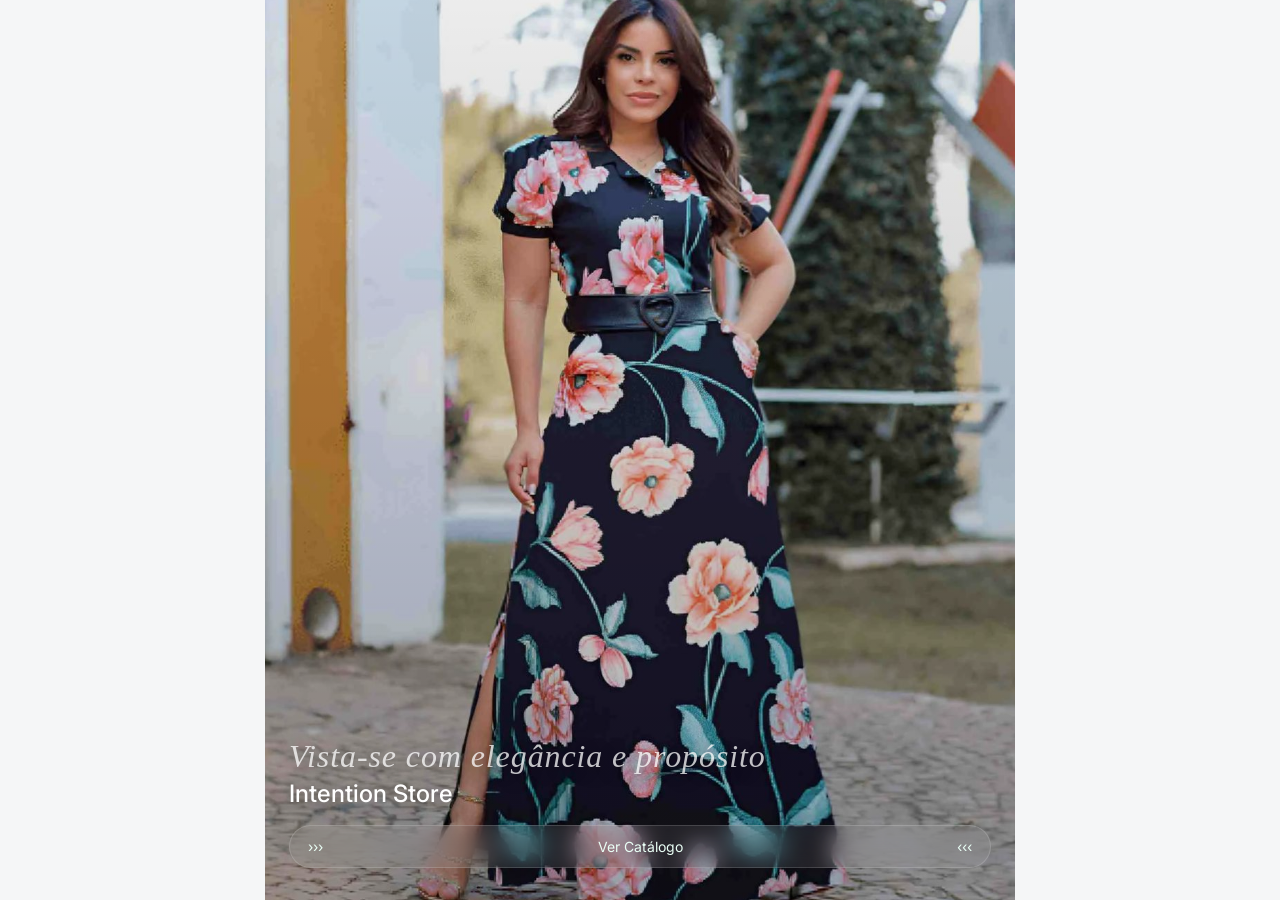
<file: index.html>
<!DOCTYPE html>
<html lang="pt-BR">
<head>
  <!-- META ESSENCIAL -->
  <meta charset="UTF-8" />
  <meta name="viewport" content="width=device-width, initial-scale=1.0" />

  <!-- SEO -->
  <title>Intention | Moda Evangélica Feminina</title>
  <meta name="description" content="Catálogo online de moda evangélica feminina. Roupas elegantes, modernas e modestas para todas as ocasiões.">
  <meta name="keywords" content="moda evangélica, roupas femininas, vestidos evangélicos, moda modesta, Intention">
  <meta name="author" content="Intention">

  <!-- OPEN GRAPH (compartilhamento WhatsApp, etc) -->
  <meta property="og:title" content="Intention | Moda Evangélica Feminina">
  <meta property="og:description" content="Descubra peças elegantes e modestas no catálogo da Intention.">
  <meta property="og:type" content="website">
  <meta property="og:image" content="./assets/images/banner.jpg">

  <!-- FAVICON -->
  <link rel="icon" href="./assets/images/icon.png">

  <!-- FONTES (mantidas, mas com propósito) -->
  <link rel="preconnect" href="https://fonts.googleapis.com">
  <link rel="preconnect" href="https://fonts.gstatic.com" crossorigin>

  <!-- Fonte moderna -->
  <link href="https://fonts.googleapis.com/css2?family=Inter:wght@300;400;500;600&display=swap" rel="stylesheet">

  <!-- Fonte elegante (marca) -->
  <link href="https://fonts.googleapis.com/css2?family=Playfair+Display:wght@400;500;600&display=swap" rel="stylesheet">

  <!-- Ícones -->
  <link href="https://unpkg.com/boxicons@2.1.1/css/boxicons.min.css" rel="stylesheet">

  <!-- CSS -->
  <link rel="stylesheet" href="./css/main.css" />
</head>
<body>
  <div class="app">
    
      <main class="welcome">
    
        <div class="slider">
          <div class="slide first"><img src="assets/images/home/top/vestido-1.jpg" alt="Image-house1"></div>
          <div class="slide"><img src="assets/images/home/top/vestido-2.jpg" alt="Image-house2"></div>
          <div class="slide"><img src="assets/images/home/top/vestido-3.jpg" alt="Image-house3"></div>
          <div class="slide"><img src="assets/images/home/top/vestido-4.png" alt="Image-house4"></div>
        </div>
    
        <div class="welcome__overlay"></div>
    
        <section class="welcome__content">
    
          <h1 class="hero-title">
            <span class="light">Vista-se com elegância e propósito</span><br>
            <span class="strong">Intention Store</span>
          </h1>
    
    
          <button class="btn-glass" id="enterCatalogBtn">
            <span class="arrow">&rsaquo;&rsaquo;&rsaquo;</span>
            Ver Catálogo
            <span class="arrow">&lsaquo;&lsaquo;&lsaquo;</span>
    
          </button>
        </section>
      </main>
  </div>

  <script src="./js/pages/welcome.js"></script>
</body>
</html>
</file>
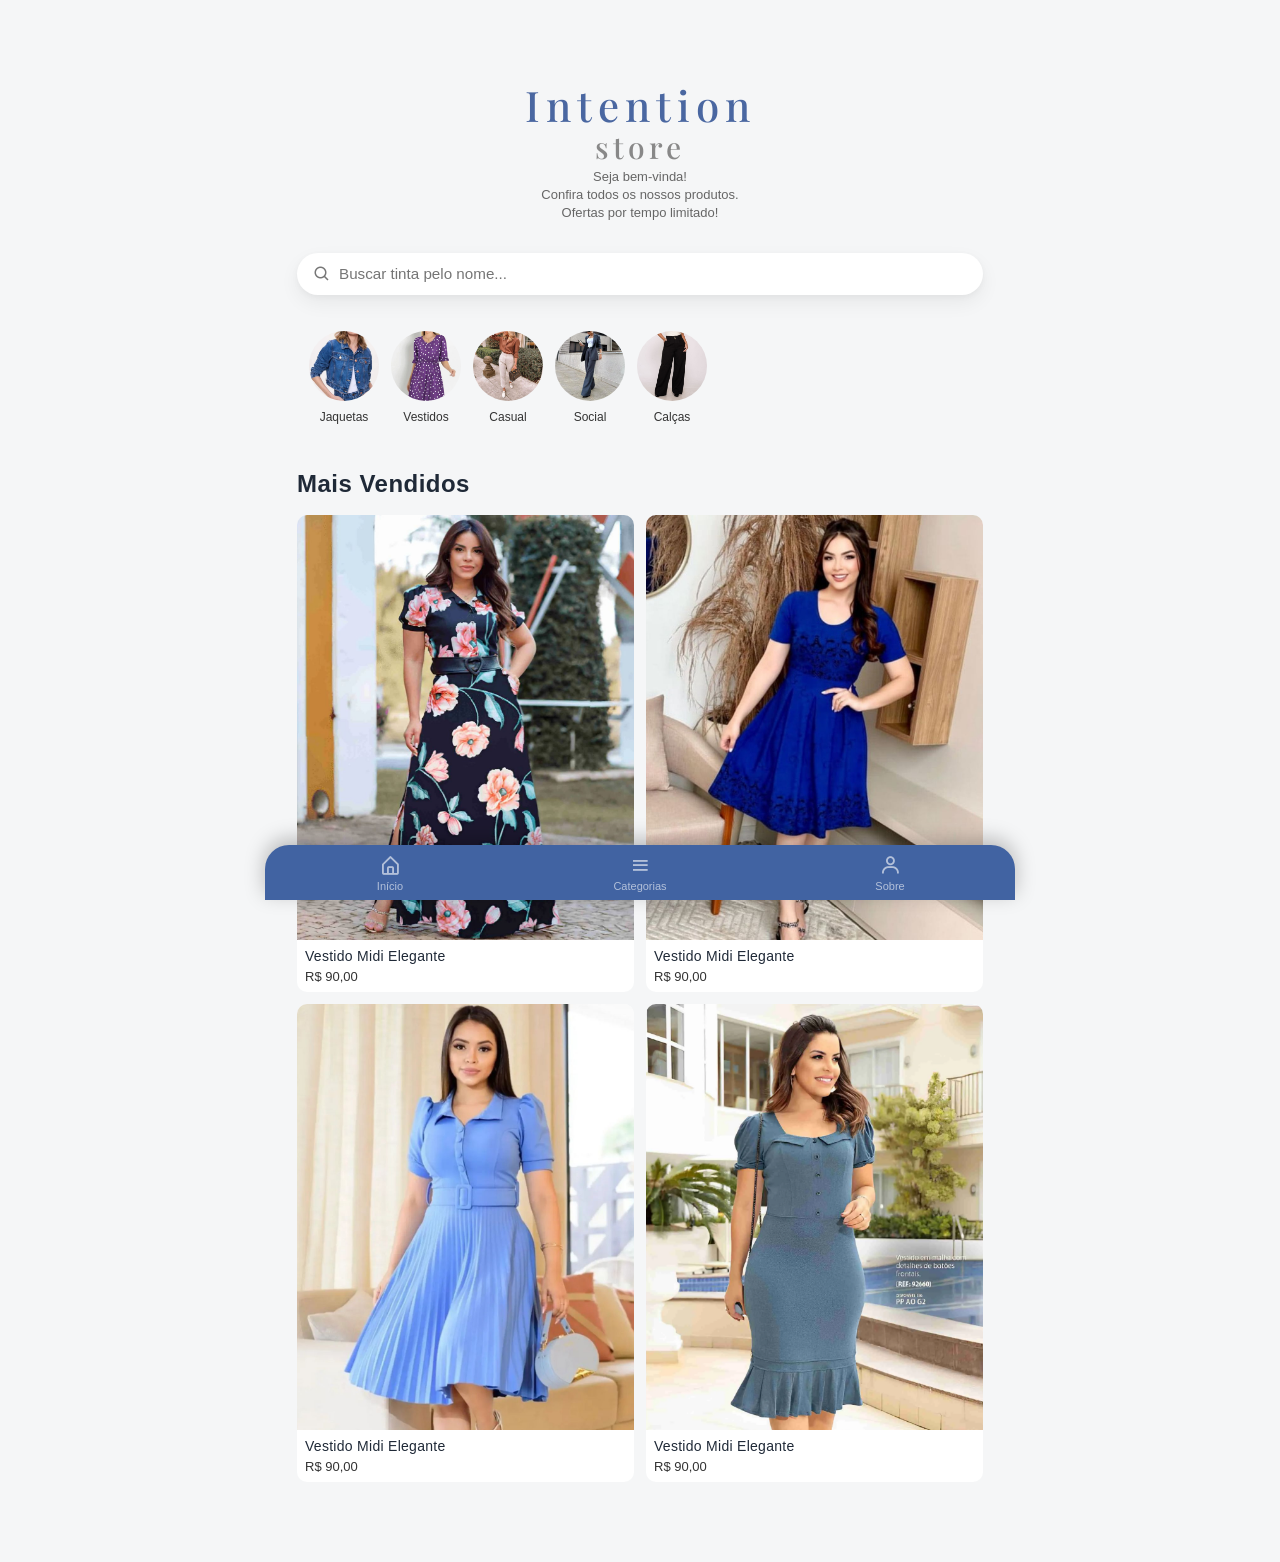
<file: home.html>
<!DOCTYPE html>
<html lang="pt-BR">
<head>
  <!-- META ESSENCIAL -->
  <meta charset="UTF-8" />
  <meta name="viewport" content="width=device-width, initial-scale=1.0" />

  <!-- SEO -->
  <title>Intention | Moda Evangélica Feminina</title>
  <meta name="description" content="Catálogo online de moda evangélica feminina. Roupas elegantes, modernas e modestas para todas as ocasiões.">
  <meta name="keywords" content="moda evangélica, roupas femininas, moda modesta, vestidos evangélicos, Intention">
  <meta name="author" content="Intention">

  <!-- OPEN GRAPH (melhora compartilhamento) -->
  <meta property="og:title" content="Intention | Moda Evangélica Feminina">
  <meta property="og:description" content="Descubra peças elegantes e modestas no catálogo da Intention.">
  <meta property="og:type" content="website">
  <meta property="og:image" content="./assets/images/banner.jpg">

  <!-- FAVICON -->
  <link rel="icon" href="./assets/images/icon.png" />

  <!-- CSS & ICON -->
  <link rel="stylesheet" href="./css/main.css" />
  <link href="https://unpkg.com/boxicons@2.1.1/css/boxicons.min.css" rel="stylesheet" />
  <link href="https://fonts.googleapis.com/css2?family=Playfair+Display&display=swap" rel="stylesheet">
  <!-- JS -->
  <script src="./js/components/components.js" defer></script>
  <script type="module" src="./js/components/search.js"></script>
</head>
<body>
<div class="app">
  
    <!--<div id="navbar"></div>-->
  
    <!-- Main content -->
    <main class="home">

      <section class="intention-header">
        <h1 class="logo">Intention 
          <span>store</span></h1>
        <p>
          Seja bem-vinda!<br>
          Confira todos os nossos produtos.<br>
          Ofertas por tempo limitado!
        </p>
      </section>
  
      <!-- Search -->
      <section class="search" id="searchResults">
        <div class="container__search">
          <i class='bx bx-search'></i>
          <input
            type="text"
            placeholder="Buscar tinta pelo nome..."
            id="searchInput" autocomplete="off"
          />
        </div>
  
        <div id="searchList" class="search__list"></div>
      </section>
  
      <!-- Inspiration Carousel 
      <section class="section__carousel">
        <div class="carousel no-scrollbar">
          <div class="carousel__track">

            <div class="carousel__item">
              <a href="product.html?id=manta-liquida-quartzolit">
                <img src="./assets/images/inspirations/manta-liquida.webp" alt="manta-liquida Quartzolit">
              </a>
            </div>
  
            <div class="carousel__item">
              <a href="product.html?id=lukscolor-acrilico">
                <img src="./assets/images/inspirations/banner-lukscolor.webp" alt="Linha Lukscolor">
              </a>
            </div>
  
            <div class="carousel__item">
              <a href="product.html?id=coral-acrilico">
                <img src="./assets/images/inspirations/coralar-carrossel.webp" alt="Linha Coral">
              </a>
            </div>
  
            <div class="carousel__item">
              <a href="product.html?id=iraja-economica">
                <img src="./assets/images/inspirations/iraja-tintas.webp" alt="linha Iraja">
              </a>
            </div>
  
          </div>
        </div>
      </section> -->
  
      <!-- Categories 
      <section class="categories">
        <h2 class="section__title">Categorias</h2>
  
        <div class="categories__list no-scrollbar">
          <a href="categorias/acrilica.html" class="category-card">
            <div class="category-card__image">
              <img src="assets/images/home/categories/acrilica.avif" alt="Parede sendo pintada com tinta acrílica">
            </div>
            <div class="category-card__label">Acrílica</div>
          </a>
  
          <a href="categorias/esmalte.html" class="category-card">
            <div class="category-card__image">
              <img src="assets/images/home/categories/esmalte.jpg" alt="Portão de ferro sendo pintado com esmalte">
            </div>
            <div class="category-card__label">Esmalte</div>
          </a>
  
          <a href="categorias/verniz.html" class="category-card">
            <div class="category-card__image">
              <img src="assets/images/home/categories/verniz.jpg" alt="Madeira sendo envernizada com pincel">
            </div>
            <div class="category-card__label">Verniz</div>
          </a>
  
          <a href="categorias/complementos.html" class="category-card">
            <div class="category-card__image">
              <img src="assets/images/home/categories/complementos.jpg" alt="Parede sendo lixada com lixa manual">
            </div>
            <div class="category-card__label">Complementos</div>
          </a>
        </div>
      </section>
    -->

      <section class="intention-categories no-scrollbar">
        <div class="category">
          <img src="assets/images/home/categories/jaquetas.jpg" alt="Jaquetas">
          <span>Jaquetas</span>
        </div>

        <div class="category">
          <img src="assets/images/home/categories/vestidos.jpg" alt="Vestidos">
          <span>Vestidos</span>
        </div>

        <div class="category">
          <img src="assets/images/home/categories/casual.jpg" alt="Casual">
          <span>Casual</span>
        </div>

        <div class="category">
          <img src="assets/images/home/categories/social.jpg" alt="Social">
          <span>Social</span>
        </div>

        <div class="category">
          <img src="assets/images/home/categories/calcas.jpg" alt="Calças">
          <span>Calças</span>
        </div>
      </section>
  
  
      <!-- Top Selling -->
      <section class="top-paints">
        <h2 class="section__title">Mais Vendidos</h2>
  
        <div class="top-paints__list">
          <article class="product-card">
            <div class="product-card__image">
              <img src="assets/images/home/top/vestido-1.jpg" alt="Vestido Midi Elegante">
            </div>

            <div class="product-card__content">
              <h3 class="product-card__title">Vestido Midi Elegante</h3>
              <p class="price">R$ 90,00</p>
            </div>
          </article>

          <article class="product-card">
            <div class="product-card__image">
              <img src="assets/images/home/top/vestido-2.jpg" alt="Vestido Midi Elegante">
            </div>

            <div class="product-card__content">
              <h3 class="product-card__title">Vestido Midi Elegante</h3>
              <p class="price">R$ 90,00</p>
            </div>
          </article>

          <article class="product-card">
            <div class="product-card__image">
              <img src="assets/images/home/top/vestido-3.jpg" alt="Vestido Midi Elegante">
            </div>

            <div class="product-card__content">
              <h3 class="product-card__title">Vestido Midi Elegante</h3>
              <p class="price">R$ 90,00</p>
            </div>
          </article>

          <article class="product-card">
            <div class="product-card__image">
              <img src="assets/images/home/top/vestido-4.png" alt="Vestido Midi Elegante">
            </div>

            <div class="product-card__content">
              <h3 class="product-card__title">Vestido Midi Elegante</h3>
              <p class="price">R$ 90,00</p>
            </div>
          </article>
        </div>
      </section>
  
  
    </main>
  
    <div id="bottom-nav"></div>
</div>

  <script src="js/components/carousel.js"></script>

</body>
</html>
</file>
<file: css/main.css>
/* Base styles */
@import './base/reset.css';
@import './base/variables.css';
@import './base/global.css';
@import './base/responsive.css';

/* Page styles */
@import './pages/welcome.css';
@import './pages/home.css';
@import './pages/product.css';
@import './pages/category.css';
@import './pages/lojas.css';

/* Component styles */
@import './components/card.css';
@import './components/bottom-nav.css';
@import './components/carousel.css';
@import './components/search.css';
@import './components/navbar.css';
</file>
